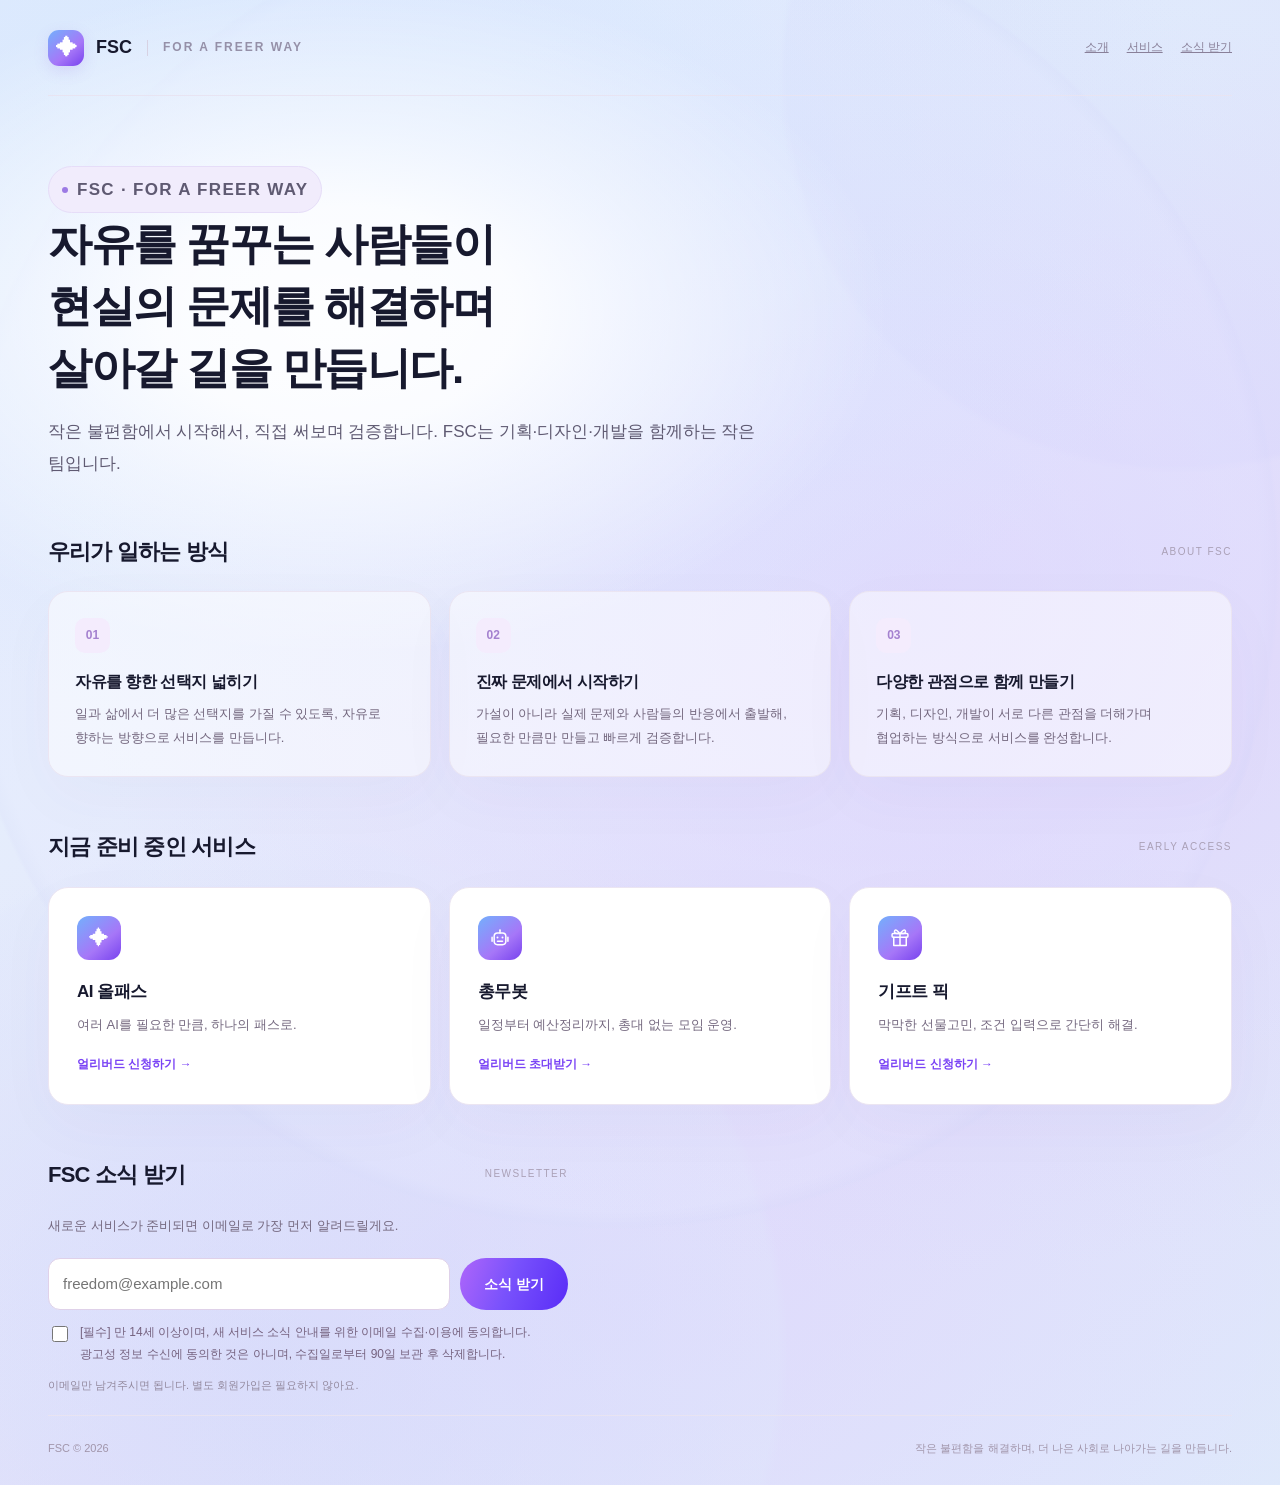
<file: index.html>
<!DOCTYPE html>
<html data-service-page="ai-allpass" lang="ko"><head><meta charset="utf-8"/><meta content="width=device-width,initial-scale=1" name="viewport"/><meta content="no-referrer" name="referrer"/><title>FSC · 자유를 향한 실험</title><base target="_top"/><link rel="stylesheet" href="/assets/site.css"/><meta content="자유를 꿈꾸는 사람들이 현실의 문제를 해결하며 살아갈 길을 만드는 FSC의 서비스들을 소개합니다." name="description"/><link rel="icon" type="image/svg+xml" href="data:image/svg+xml,%3Csvg%20xmlns%3D%22http%3A%2F%2Fwww.w3.org%2F2000%2Fsvg%22%20viewBox%3D%220%200%2040%2040%22%3E%3Cdefs%3E%3ClinearGradient%20id%3D%22brand%22%20x1%3D%228%25%22%20y1%3D%220%25%22%20x2%3D%2292%25%22%20y2%3D%22100%25%22%3E%3Cstop%20stop-color%3D%22%2373b0fc%22%2F%3E%3Cstop%20offset%3D%2260%25%22%20stop-color%3D%22%23a677f8%22%2F%3E%3Cstop%20offset%3D%22100%25%22%20stop-color%3D%22%237742ee%22%2F%3E%3C%2FlinearGradient%3E%3C%2Fdefs%3E%3Crect%20width%3D%2240%22%20height%3D%2240%22%20rx%3D%2212%22%20fill%3D%22url(%23brand)%22%2F%3E%3Cpath%20d%3D%22M20%207l3.5%209.5L33%2020l-9.5%203.5L20%2033l-3.5-9.5L7%2020l9.5-3.5z%22%20fill%3D%22white%22%2F%3E%3C%2Fsvg%3E"/>
<style>
.hub-hero{padding:70px 0 55px;max-width:760px}
.hub-hero h1{font-size:44px;letter-spacing:-1.5px;line-height:1.4;margin:0 0 18px;font-weight:850}
.hub-hero p{font-size:17px;color:#5f5a72;line-height:1.85;margin:0}
.principles{display:grid;grid-template-columns:repeat(3,1fr);gap:18px;margin-bottom:52px}
.principle{padding:26px;border:1px solid #ebe5f2;border-radius:20px;background:#ffffff80;box-shadow:0 20px 65px #51337508}
.principle .num{display:grid;place-items:center;width:35px;height:35px;border-radius:10px;background:#f4ecfd;color:#a481cf;font-size:12px;font-weight:650;margin-bottom:17px}
.principle h3{font-size:16px;line-height:1.5;margin:0 0 8px;letter-spacing:-.5px}
.principle p{font-size:13px;color:#74687f;line-height:1.85;margin:0}
.services{display:grid;grid-template-columns:repeat(3,1fr);gap:18px;margin-bottom:52px}
.service-card{display:block;padding:28px;border:1px solid #ebe5f2;border-radius:20px;background:#fff;box-shadow:0 20px 65px #51337508;text-decoration:none;transition:transform .15s}
.service-card:hover{transform:translateY(-3px)}
.service-card .service-icon{display:grid;place-items:center;width:44px;height:44px;border-radius:12px;background:linear-gradient(140deg,#73b0fc,#a677f8 60%,#7742ee);color:#fff;font-size:20px;margin-bottom:18px}
.service-card h3{font-size:17px;margin:0 0 8px;letter-spacing:-.5px}
.service-card p{font-size:13px;color:#74687f;line-height:1.8;margin:0 0 14px}
.service-card .go{font-size:12px;font-weight:650;color:#7942f5}
.newsletter{max-width:520px;margin-bottom:20px}
.newsletter-form{display:flex;gap:10px;margin:20px 0 12px}
.newsletter-form input[type=email]{flex:1;height:52px;border:1px solid #dfd1e9;border-radius:12px;font-size:15px;padding:0 14px;background:#fff}
.newsletter-form button{white-space:nowrap;padding:0 24px;border:0;border-radius:100px;background:linear-gradient(110deg,#ae66fa,#7851fc 47%,#592cf7);color:#fff;font-size:14px;font-weight:700}
.newsletter-consent{display:flex;align-items:flex-start;gap:9px;font-size:12px;color:#75627f;line-height:1.8;margin:12px 0}
.newsletter-consent input{width:16px;height:16px;margin-top:4px;accent-color:#9868d3;flex:0 0 auto}
.newsletter-note{font-size:11px;color:#93899e;margin:8px 0 0}
@media(max-width:960px){.principles,.services{grid-template-columns:1fr 1fr}}
@media(max-width:680px){.hub-hero{padding:35px 0 30px}.hub-hero h1{font-size:32px}.hub-hero p{font-size:15px}.principles,.services{grid-template-columns:1fr}.newsletter-form{flex-direction:column}.newsletter-form button{padding:14px 24px}}
</style>
</head><body>
<div class="shell">
<header class="site-header"><div class="brand"><span aria-hidden="true" class="brand-symbol">✦</span><span>FSC</span><span class="brand-divider"></span><span class="brand-fsc">FOR A FREER WAY</span></div><nav class="header-note" style="gap:18px"><a href="#about">소개</a><a href="#services">서비스</a><a href="#newsletter">소식 받기</a></nav></header>
<main>
<section class="hub-hero"><p class="eyebrow"><span class="dot"></span> FSC · FOR A FREER WAY</p><h1>자유를 꿈꾸는 사람들이<br/>현실의 문제를 해결하며<br/>살아갈 길을 만듭니다.</h1><p>작은 불편함에서 시작해서, 직접 써보며 검증합니다. FSC는 기획·디자인·개발을 함께하는 작은 팀입니다.</p></section>

<section aria-labelledby="aboutTitle" id="about"><div class="section-heading"><h2 id="aboutTitle">우리가 일하는 방식</h2><small>ABOUT FSC</small></div>
<div class="principles">
<article class="principle"><div class="num">01</div><h3>자유를 향한 선택지 넓히기</h3><p>일과 삶에서 더 많은 선택지를 가질 수 있도록, 자유로 향하는 방향으로 서비스를 만듭니다.</p></article>
<article class="principle"><div class="num">02</div><h3>진짜 문제에서 시작하기</h3><p>가설이 아니라 실제 문제와 사람들의 반응에서 출발해, 필요한 만큼만 만들고 빠르게 검증합니다.</p></article>
<article class="principle"><div class="num">03</div><h3>다양한 관점으로 함께 만들기</h3><p>기획, 디자인, 개발이 서로 다른 관점을 더해가며 협업하는 방식으로 서비스를 완성합니다.</p></article>
</div></section>

<section aria-labelledby="servicesTitle" id="services"><div class="section-heading"><h2 id="servicesTitle">지금 준비 중인 서비스</h2><small>EARLY ACCESS</small></div>
<div class="services">
<a class="service-card" href="/ai-allpass/" data-service="ai-allpass"><div class="service-icon">✦</div><h3>AI 올패스</h3><p>여러 AI를 필요한 만큼, 하나의 패스로.</p><span class="go">얼리버드 신청하기 →</span></a>
<a class="service-card" href="/chongmubot/" data-service="chongmubot"><div class="service-icon"><svg viewBox="0 0 24 24" width="20" height="20" fill="none" stroke="currentColor" stroke-width="1.8" stroke-linecap="round" stroke-linejoin="round"><path d="M12 3v3M2.5 11v5M21.5 11v5"/><circle cx="12" cy="2.5" r="1" fill="currentColor" stroke="none"/><rect x="5" y="6" width="14" height="14" rx="4"/><circle cx="9" cy="11.5" r="1.2" fill="currentColor" stroke="none"/><circle cx="15" cy="11.5" r="1.2" fill="currentColor" stroke="none"/><path d="M9 16h6"/></svg></div><h3>총무봇</h3><p>일정부터 예산정리까지, 총대 없는 모임 운영.</p><span class="go">얼리버드 초대받기 →</span></a>
<a class="service-card" href="/giftpick/" data-service="giftpick"><div class="service-icon"><svg viewBox="0 0 24 24" width="20" height="20" fill="none" stroke="currentColor" stroke-width="1.8" stroke-linecap="round" stroke-linejoin="round"><rect x="2.5" y="6.5" width="19" height="4.5" rx="1.2"/><path d="M4.5 11v10h15V11M12 6.5V21M12 6.5H7.8C4 6.5 5.2 1 8 2.8c1.7 1.1 3 3.7 4 3.7Zm0 0h4.2C20 6.5 18.8 1 16 2.8c-1.7 1.1-3 3.7-4 3.7Z"/></svg></div><h3>기프트 픽</h3><p>막막한 선물고민, 조건 입력으로 간단히 해결.</p><span class="go">얼리버드 신청하기 →</span></a>
</div></section>

<section aria-labelledby="newsletterTitle" class="newsletter" id="newsletter"><div class="section-heading"><h2 id="newsletterTitle">FSC 소식 받기</h2><small>NEWSLETTER</small></div>
<p style="font-size:13px;color:#74687f;line-height:1.85;margin:0">새로운 서비스가 준비되면 이메일로 가장 먼저 알려드릴게요.</p>
<form id="newsletterForm" novalidate="">
<div class="newsletter-form"><input aria-label="이메일" autocapitalize="off" autocomplete="email" id="newsletterEmail" inputmode="email" maxlength="254" name="email" placeholder="freedom@example.com" required="" spellcheck="false" type="email"/><button type="submit"><span id="newsletterSubmitText">소식 받기</span></button></div>
<label class="newsletter-consent"><input id="newsletterConsent" required="" type="checkbox"/><span>[필수] 만 14세 이상이며, 새 서비스 소식 안내를 위한 이메일 수집·이용에 동의합니다. 광고성 정보 수신에 동의한 것은 아니며, 수집일로부터 90일 보관 후 삭제합니다.</span></label>
<div aria-hidden="true" class="hp"><label>Company<input autocomplete="off" name="company" tabindex="-1" type="text"/></label></div>
<div class="form-error" hidden="" id="newsletterError" role="alert"></div>
<p class="newsletter-note" id="newsletterNote">이메일만 남겨주시면 됩니다. 별도 회원가입은 필요하지 않아요.</p>
</form></section>
</main>
<footer class="site-footer"><span>FSC © 2026</span><span>작은 불편함을 해결하며, 더 나은 사회로 나아가는 길을 만듭니다.</span></footer>
</div>
<script src="/assets/site.js"></script>
<script>
(() => {
'use strict';
const $ = s => document.querySelector(s);
const id = () => globalThis.crypto?.randomUUID?.() || Array.from(crypto.getRandomValues(new Uint8Array(16)), x => x.toString(16).padStart(2, '0')).join('');
const visitId = id();
let pending = false;
for (const card of document.querySelectorAll('.service-card')) {
  card.addEventListener('click', () => FSC.trackEvent('hub_service_click', { service: card.dataset.service }));
}
$('#newsletterForm').addEventListener('submit', async e => {
  e.preventDefault();
  if (pending) return;
  const email = $('#newsletterEmail').value.trim();
  if (!/^[^\s@]+@[^\s@]+\.[^\s@]+$/.test(email) || email.length > 254) {
    $('#newsletterError').textContent = '이메일 주소를 다시 확인해주세요.';
    $('#newsletterError').hidden = false;
    $('#newsletterEmail').focus();
    return;
  }
  $('#newsletterError').hidden = true;
  const data = new FormData($('#newsletterForm'));
  const consented = $('#newsletterConsent').checked;
  const payload = { service: 'fsc_hub', visitId, requestId: id(), email, answer: '', consent: consented, ageConfirmed: consented, consentVersion: '1.1', company: String(data.get('company') || ''), campaign: { utm_source: '', utm_medium: '', utm_campaign: '', utm_content: '' }, device: innerWidth < 681 ? 'mobile' : innerWidth < 1025 ? 'tablet' : 'desktop', version: '1.2' };
  pending = true; $('#newsletterSubmitText').textContent = '저장하고 있어요';
  try {
    const r = await FSC.submitToSheet(payload);
    if (!r?.ok) throw new Error(r?.code || 'SAVE_ERROR');
    $('#newsletterNote').textContent = '소식 받기 신청이 완료됐어요. 준비되는 대로 이메일로 안내할게요.';
    $('#newsletterForm').reset();
    FSC.trackEvent('newsletter_submit', {});
  } catch {
    $('#newsletterError').textContent = '저장하지 못했습니다. 잠시 후 다시 시도해주세요.';
    $('#newsletterError').hidden = false;
  } finally {
    pending = false; $('#newsletterSubmitText').textContent = '소식 받기';
  }
});
FSC.trackEvent('hub_view', {});
})();
</script>
</body></html>
</file>
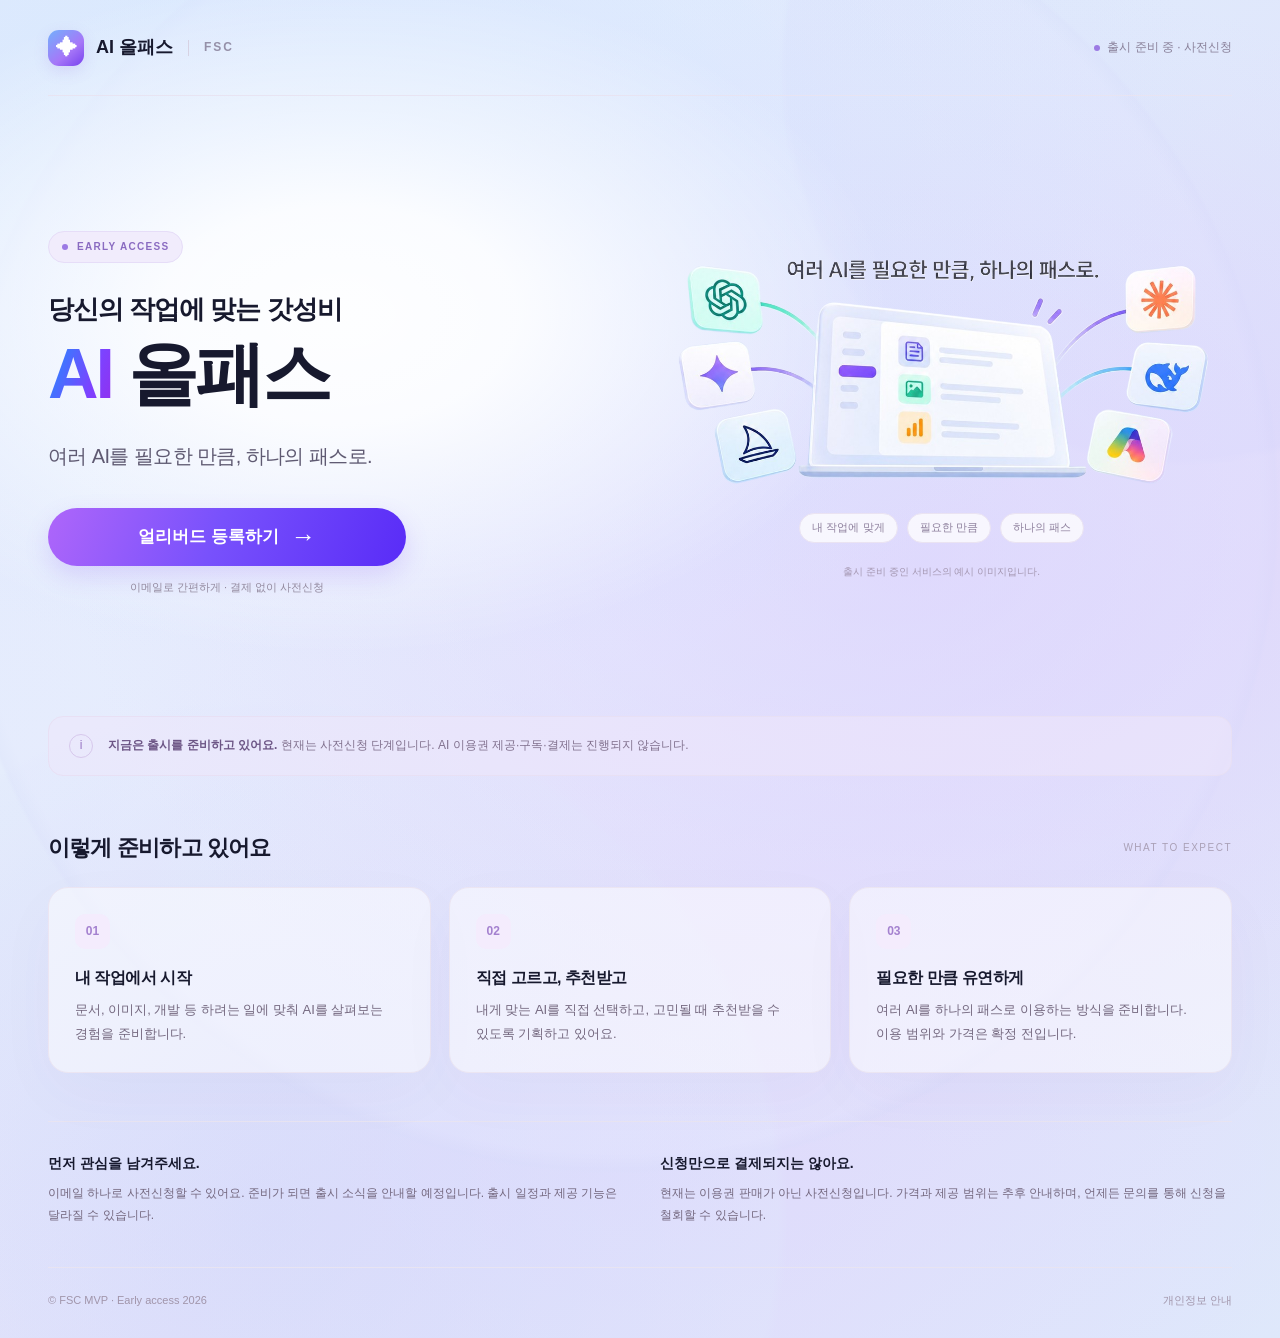
<file: ai-allpass/index.html>
<!DOCTYPE html>
<html data-service-page="ai-allpass" lang="ko"><head><meta charset="utf-8"/><meta content="width=device-width,initial-scale=1" name="viewport"/><meta content="no-referrer" name="referrer"/><title>AI 올패스 · 얼리버드 사전신청</title><base target="_top"/><link rel="stylesheet" href="/assets/site.css"/><meta content="여러 AI를 필요한 만큼, 하나의 패스로. 출시 준비 중인 서비스의 얼리버드 사전신청." name="description"/><link rel="icon" type="image/svg+xml" href="data:image/svg+xml,%3Csvg%20xmlns%3D%22http%3A%2F%2Fwww.w3.org%2F2000%2Fsvg%22%20viewBox%3D%220%200%2040%2040%22%3E%3Cdefs%3E%3ClinearGradient%20id%3D%22brand%22%20x1%3D%228%25%22%20y1%3D%220%25%22%20x2%3D%2292%25%22%20y2%3D%22100%25%22%3E%3Cstop%20stop-color%3D%22%2373b0fc%22%2F%3E%3Cstop%20offset%3D%2260%25%22%20stop-color%3D%22%23a677f8%22%2F%3E%3Cstop%20offset%3D%22100%25%22%20stop-color%3D%22%237742ee%22%2F%3E%3C%2FlinearGradient%3E%3C%2Fdefs%3E%3Crect%20width%3D%2240%22%20height%3D%2240%22%20rx%3D%2212%22%20fill%3D%22url(%23brand)%22%2F%3E%3Cpath%20d%3D%22M20%207l3.5%209.5L33%2020l-9.5%203.5L20%2033l-3.5-9.5L7%2020l9.5-3.5z%22%20fill%3D%22white%22%2F%3E%3C%2Fsvg%3E"/></head><body>
<div class="banner" hidden="" id="configBanner">운영 설정을 준비 중입니다. 아직 신청 정보를 수집하지 않습니다.</div><noscript><div class="noscript">이 페이지에서 신청하려면 JavaScript를 사용 설정해주세요. 신청은 아직 접수되지 않았습니다.</div></noscript>
<div class="shell"><header class="site-header"><div class="brand"><span aria-hidden="true" class="brand-symbol">✦</span><span id="brandName">AI 올패스</span><span class="brand-divider"></span><span class="brand-fsc">FSC</span></div><div class="header-note"><span class="dot"></span>출시 준비 중 · 사전신청</div></header>
<main><section aria-labelledby="heroTitle" class="hero"><div class="hero-copy"><p class="eyebrow"><span class="dot"></span> EARLY ACCESS</p><p class="kicker" id="kicker">당신의 작업에 맞는 갓성비</p><h1 id="heroTitle"><span class="grad">AI</span> 올패스</h1><p class="description" id="description">여러 AI를 필요한 만큼, 하나의 패스로.</p><div class="cta-zone"><button class="primary" disabled="" id="openForm" type="button"><span id="ctaText">얼리버드 등록하기</span><span aria-hidden="true" class="arrow">→</span></button><p class="under-cta">이메일로 간편하게 · 결제 없이 사전신청</p></div></div><div class="visual"><img alt="AI 올패스 서비스 예시 일러스트" fetchpriority="high" id="heroImage" data-background="transparent" style="--hero-cutout:url('/assets/images/ai-allpass-hero-mask.png')" src="/assets/images/ai-allpass-hero.jpg"/><div class="service-labels" id="serviceLabels"><span>내 작업에 맞게</span><span>필요한 만큼</span><span>하나의 패스</span></div><p class="visual-caption">출시 준비 중인 서비스의 예시 이미지입니다.</p></div></section>
<aside class="readiness"><i aria-hidden="true">i</i><div><strong>지금은 출시를 준비하고 있어요.  </strong><span id="readinessNote">현재는 사전신청 단계입니다. AI 이용권 제공·구독·결제는 진행되지 않습니다.</span></div></aside>
<section aria-labelledby="featuresTitle"><div class="section-heading"><h2 id="featuresTitle">이렇게 준비하고 있어요</h2><small>WHAT TO EXPECT</small></div><div class="features" id="features"><article class="feature"><div class="num">01</div><h3>내 작업에서 시작</h3><p>문서, 이미지, 개발 등 하려는 일에 맞춰 AI를 살펴보는 경험을 준비합니다.</p></article><article class="feature"><div class="num">02</div><h3>직접 고르고, 추천받고</h3><p>내게 맞는 AI를 직접 선택하고, 고민될 때 추천받을 수 있도록 기획하고 있어요.</p></article><article class="feature"><div class="num">03</div><h3>필요한 만큼 유연하게</h3><p>여러 AI를 하나의 패스로 이용하는 방식을 준비합니다. 이용 범위와 가격은 확정 전입니다.</p></article></div></section>
<section class="bottom-info"><div><h3>먼저 관심을 남겨주세요.</h3><p>이메일 하나로 사전신청할 수 있어요. 준비가 되면 출시 소식을 안내할 예정입니다. 출시 일정과 제공 기능은 달라질 수 있습니다.</p></div><div><h3>신청만으로 결제되지는 않아요.</h3><p>현재는 이용권 판매가 아닌 사전신청입니다. 가격과 제공 범위는 추후 안내하며, 언제든 문의를 통해 신청을 철회할 수 있습니다.</p></div></section>
</main><footer class="site-footer"><span>© FSC MVP · Early access 2026</span><div class="footer-actions"><button class="text-button" data-privacy="" type="button">개인정보 안내</button><a hidden="" id="contactLink">운영 문의</a></div></footer></div>
<dialog aria-labelledby="formTitle" class="modal" id="signupModal"><button aria-label="신청창 닫기" class="modal-close" data-close="signupModal" type="button">×</button><div class="modal-body"><div id="formBody"><p class="step-label">EARLYBIRD APPLICATION</p><h2 id="formTitle">AI 올패스 먼저 만나기</h2><p class="modal-intro">이메일만 남기면 준비 소식을 알려드려요.</p><div class="preview-inline" id="previewFormNote">팀 검토용입니다. 입력 정보는 전송·저장되지 않습니다.</div>
<form id="form" novalidate=""><label class="field-label" for="email">이메일<span class="required">필수</span></label><input autocapitalize="off" autocomplete="email" id="email" inputmode="email" maxlength="254" name="email" placeholder="freedom@example.com" required="" spellcheck="false" type="email"/>
<details class="question" id="questionDetail"><summary>한 가지만 더 알려주실래요?<span>선택</span></summary><p class="field-label" id="questionLabel" style="margin-top:15px">AI를 주로 어떤 작업에 사용하시나요?</p><div class="chips" id="chips"></div><label class="consent-check" hidden="" id="answerConsentWrap"><input id="answerConsent" type="checkbox"/><span>[선택] 위 답변을 서비스 수요 분석에 사용하는 데 동의합니다. 답변은 <span class="retentionDays">90</span>일 보관합니다.</span></label></details>
<label class="consent-check"><input id="age" required="" type="checkbox"/><span>[필수] 만 14세 이상입니다.</span></label><label class="consent-check"><input id="consent" required="" type="checkbox"/><span>[필수] 개인정보 수집·이용에 동의합니다. <button class="text-button" data-privacy="" type="button">내용 보기</button></span></label>
<details class="privacy-short"><summary>수집 항목·목적·보관기간 (자세히 보기)</summary><b>목적</b> 사전신청 접수·출시 안내·신청 유입 분석<br/><b>필수 항목</b> 이메일, 신청 서비스, 신청·동의 시각 및 버전, 만 14세 이상 확인, 무작위 방문 ID, 유입 캠페인, 기기 구분<br/><b>보관</b> 수집일로부터 <span class="retentionDays">90</span>일 또는 철회 요청 시 삭제<br/>동의를 거부할 수 있으나, 동의하지 않으면 신청할 수 없습니다.</details>
<div aria-hidden="true" class="hp"><label>Company<input autocomplete="off" name="company" tabindex="-1" type="text"/></label></div><div class="form-error" hidden="" id="formError" role="alert"></div><button class="primary" id="submitButton" type="submit"><span id="submitText">얼리버드 신청 완료하기</span><span aria-hidden="true">→</span></button><p class="form-note">확인 메일은 따로 발송되지 않아요.</p></form></div>
<div class="success" hidden="" id="successBody"><div aria-hidden="true" class="success-mark">✓</div><p class="step-label">EARLYBIRD</p><h2 id="successTitle" tabindex="-1"></h2><p id="successDescription"></p><button class="primary" data-close="signupModal" id="successClose" type="button">확인</button></div></div></dialog>
<dialog aria-labelledby="privacyTitle" class="modal" id="privacyModal"><button aria-label="개인정보 안내 닫기" class="modal-close" data-close="privacyModal" type="button">×</button><div class="modal-body"><p class="step-label">PRIVACY NOTICE · v1.1</p><h2 id="privacyTitle">개인정보 안내</h2><div class="privacy-copy"><p><span id="operatorText">FSC MVP 프로젝트 팀</span>은 출시 전 사전신청을 접수하기 위해 아래 정보를 처리합니다.</p><h3>1. 수집 항목과 목적</h3><p>필수 항목: 이메일, 신청 서비스, 신청·동의 시각 및 동의문구 버전, 만 14세 이상 확인, 무작위 방문 ID, 유입 캠페인, 기기 구분.<br/>목적: 사전신청 관리, 출시 안내, 신청 유입 분석.<br/>선택 항목: 서비스별 질문 답변. 별도 선택 동의 시 서비스 수요 분석에만 사용합니다. 답변하지 않아도 신청할 수 있습니다.</p><h3>2. 보관 및 삭제</h3><p>수집일로부터 <span class="retentionDays">90</span>일 보관하며, 신청 철회 또는 삭제 요청 시 삭제합니다. 서비스가 출시되지 않더라도 보관기간 이후 해당 정보를 삭제합니다.</p><h3>3. 신청 전 방문 측정</h3><p>페이지 방문과 신청 버튼 클릭을 서비스별로 집계합니다. 페이지 단위 무작위 ID, 캠페인 코드, 기기 구분, 이벤트 시각을 기록하며 이름·이메일은 입력 및 동의 전 수집하지 않습니다. 앱 코드에서 IP 주소와 브라우저 지문을 저장하지 않습니다.</p><h3>4. 저장과 접근</h3><p>Sites에서 신청 화면을 제공하며, 서버를 거쳐 Google Apps Script와 비공개 Google Sheets에 신청 정보를 저장합니다. 신청자 명단을 공개하거나 다른 방문자에게 보여주지 않습니다. 운영팀의 필요한 담당자에게만 접근을 허용해야 합니다.</p><h3>5. 동의 거부 및 문의</h3><p>필수 동의를 거부할 수 있으나 신청 접수는 제한됩니다. 선택 답변 수집을 거부해도 불이익이 없습니다. 광고성 뉴스레터나 다른 서비스 홍보 수신에는 동의한 것으로 보지 않습니다.</p><p id="contactText">공개 전 운영 문의 이메일을 설정합니다.</p><div class="preview-inline" id="previewBanner">검토 단계 안내문입니다. 운영자 정보·보관기간·Google 이용에 따른 처리위탁·국외이전 등 필요한 고지를 확인한 후 공개해야 합니다.</div></div></div></dialog>
<script>window.FSC_BOOT={"mode": "live", "ready": true, "service": "ai-allpass", "version": "1.2", "contactEmail": "", "operator": "FSC MVP 프로젝트 팀", "retentionDays": 90};</script>
<script src="/assets/site.js"></script>
<script>FSC.initServicePage({"ai-allpass": {"name": "AI 올패스", "kicker": "당신의 작업에 맞는 갓성비", "title": "<span class=\"grad\">AI</span> 올패스", "description": "여러 AI를 필요한 만큼, 하나의 패스로.", "micro": "내 작업에 딱맞는 AI 올패스", "cta": "얼리버드 등록하기", "labels": ["내 작업에 맞게", "필요한 만큼", "하나의 패스"], "features": [["내 작업에서 시작", "문서, 이미지, 개발 등 하려는 일에 맞춰 AI를 살펴보는 경험을 준비합니다."], ["직접 고르고, 추천받고", "내게 맞는 AI를 직접 선택하고, 고민될 때 추천받을 수 있도록 기획하고 있어요."], ["필요한 만큼 유연하게", "여러 AI를 하나의 패스로 이용하는 방식을 준비합니다. 이용 범위와 가격은 확정 전입니다."]], "question": "AI를 주로 어떤 작업에 사용하시나요?", "choices": [{"value": "doc_writing", "label": "문서·글쓰기"}, {"value": "image", "label": "이미지"}, {"value": "dev", "label": "개발"}, {"value": "research", "label": "리서치"}, {"value": "etc", "label": "기타"}], "note": "현재는 사전신청 단계입니다. AI 이용권 제공·구독·결제는 진행되지 않습니다."}});</script>
</body></html>
</file>
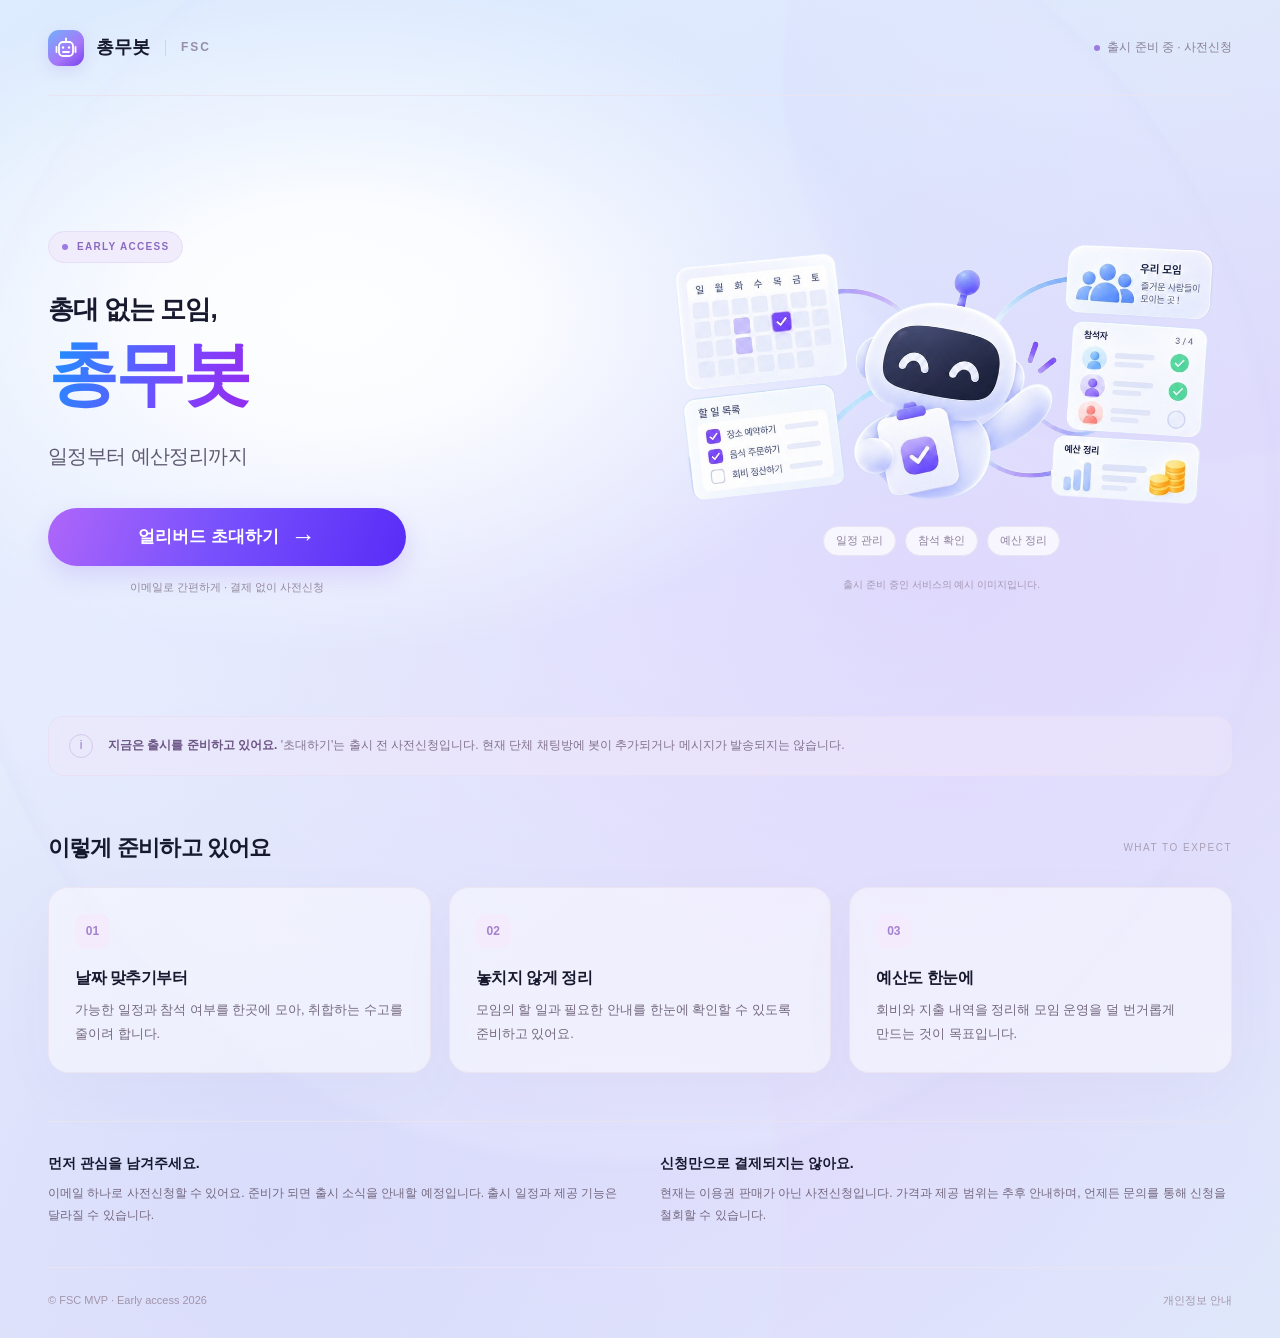
<file: chongmubot/index.html>
<!DOCTYPE html>
<html data-service-page="chongmubot" lang="ko"><head><meta charset="utf-8"/><meta content="width=device-width,initial-scale=1" name="viewport"/><meta content="no-referrer" name="referrer"/><title>총무봇 · 얼리버드 사전신청</title><base target="_top"/><link rel="stylesheet" href="/assets/site.css"/><meta content="일정부터 예산정리까지 출시 준비 중인 서비스의 얼리버드 사전신청." name="description"/><link rel="icon" type="image/svg+xml" href="data:image/svg+xml,%3Csvg%20xmlns%3D%22http%3A%2F%2Fwww.w3.org%2F2000%2Fsvg%22%20viewBox%3D%220%200%2040%2040%22%3E%3Cdefs%3E%3ClinearGradient%20id%3D%22brand%22%20x1%3D%228%25%22%20y1%3D%220%25%22%20x2%3D%2292%25%22%20y2%3D%22100%25%22%3E%3Cstop%20stop-color%3D%22%2373b0fc%22%2F%3E%3Cstop%20offset%3D%2260%25%22%20stop-color%3D%22%23a677f8%22%2F%3E%3Cstop%20offset%3D%22100%25%22%20stop-color%3D%22%237742ee%22%2F%3E%3C%2FlinearGradient%3E%3C%2Fdefs%3E%3Crect%20width%3D%2240%22%20height%3D%2240%22%20rx%3D%2212%22%20fill%3D%22url(%23brand)%22%2F%3E%3Csvg%20x%3D%226.667%22%20y%3D%226.667%22%20width%3D%2226.666%22%20height%3D%2226.666%22%20color%3D%22white%22%20data-brand-icon%3D%22robot%22%20viewBox%3D%220%200%2024%2024%22%20fill%3D%22none%22%20stroke%3D%22currentColor%22%20stroke-width%3D%221.8%22%20stroke-linecap%3D%22round%22%20stroke-linejoin%3D%22round%22%20focusable%3D%22false%22%3E%3Cpath%20d%3D%22M12%203v3M2.5%2011v5M21.5%2011v5%22%2F%3E%3Ccircle%20cx%3D%2212%22%20cy%3D%222.5%22%20r%3D%221%22%20fill%3D%22currentColor%22%20stroke%3D%22none%22%2F%3E%3Crect%20x%3D%225%22%20y%3D%226%22%20width%3D%2214%22%20height%3D%2214%22%20rx%3D%224%22%2F%3E%3Ccircle%20cx%3D%229%22%20cy%3D%2211.5%22%20r%3D%221.2%22%20fill%3D%22currentColor%22%20stroke%3D%22none%22%2F%3E%3Ccircle%20cx%3D%2215%22%20cy%3D%2211.5%22%20r%3D%221.2%22%20fill%3D%22currentColor%22%20stroke%3D%22none%22%2F%3E%3Cpath%20d%3D%22M9%2016h6%22%2F%3E%3C%2Fsvg%3E%3C%2Fsvg%3E"/></head><body>
<div class="banner" hidden="" id="configBanner">운영 설정을 준비 중입니다. 아직 신청 정보를 수집하지 않습니다.</div><noscript><div class="noscript">이 페이지에서 신청하려면 JavaScript를 사용 설정해주세요. 신청은 아직 접수되지 않았습니다.</div></noscript>
<div class="shell"><header class="site-header"><div class="brand"><span aria-hidden="true" class="brand-symbol"><svg data-brand-icon="robot" viewBox="0 0 24 24" fill="none" stroke="currentColor" stroke-width="1.8" stroke-linecap="round" stroke-linejoin="round" focusable="false"><path d="M12 3v3M2.5 11v5M21.5 11v5"/><circle cx="12" cy="2.5" r="1" fill="currentColor" stroke="none"/><rect x="5" y="6" width="14" height="14" rx="4"/><circle cx="9" cy="11.5" r="1.2" fill="currentColor" stroke="none"/><circle cx="15" cy="11.5" r="1.2" fill="currentColor" stroke="none"/><path d="M9 16h6"/></svg></span><span id="brandName">총무봇</span><span class="brand-divider"></span><span class="brand-fsc">FSC</span></div><div class="header-note"><span class="dot"></span>출시 준비 중 · 사전신청</div></header>
<main><section aria-labelledby="heroTitle" class="hero"><div class="hero-copy"><p class="eyebrow"><span class="dot"></span> EARLY ACCESS</p><p class="kicker" id="kicker">총대 없는 모임,</p><h1 id="heroTitle"><span class="grad">총무봇</span></h1><p class="description" id="description">일정부터 예산정리까지</p><div class="cta-zone"><button class="primary" disabled="" id="openForm" type="button"><span id="ctaText">얼리버드 초대하기</span><span aria-hidden="true" class="arrow">→</span></button><p class="under-cta">이메일로 간편하게 · 결제 없이 사전신청</p></div></div><div class="visual"><img alt="총무봇 서비스 예시 일러스트" fetchpriority="high" id="heroImage" data-background="transparent" style="--hero-cutout:url('/assets/images/chongmubot-hero-mask.png')" src="/assets/images/chongmubot-hero.jpg"/><div class="service-labels" id="serviceLabels"><span>일정 관리</span><span>참석 확인</span><span>예산 정리</span></div><p class="visual-caption">출시 준비 중인 서비스의 예시 이미지입니다.</p></div></section>
<aside class="readiness"><i aria-hidden="true">i</i><div><strong>지금은 출시를 준비하고 있어요.  </strong><span id="readinessNote">'초대하기'는 출시 전 사전신청입니다. 현재 단체 채팅방에 봇이 추가되거나 메시지가 발송되지는 않습니다.</span></div></aside>
<section aria-labelledby="featuresTitle"><div class="section-heading"><h2 id="featuresTitle">이렇게 준비하고 있어요</h2><small>WHAT TO EXPECT</small></div><div class="features" id="features"><article class="feature"><div class="num">01</div><h3>날짜 맞추기부터</h3><p>가능한 일정과 참석 여부를 한곳에 모아, 취합하는 수고를 줄이려 합니다.</p></article><article class="feature"><div class="num">02</div><h3>놓치지 않게 정리</h3><p>모임의 할 일과 필요한 안내를 한눈에 확인할 수 있도록 준비하고 있어요.</p></article><article class="feature"><div class="num">03</div><h3>예산도 한눈에</h3><p>회비와 지출 내역을 정리해 모임 운영을 덜 번거롭게 만드는 것이 목표입니다.</p></article></div></section>
<section class="bottom-info"><div><h3>먼저 관심을 남겨주세요.</h3><p>이메일 하나로 사전신청할 수 있어요. 준비가 되면 출시 소식을 안내할 예정입니다. 출시 일정과 제공 기능은 달라질 수 있습니다.</p></div><div><h3>신청만으로 결제되지는 않아요.</h3><p>현재는 이용권 판매가 아닌 사전신청입니다. 가격과 제공 범위는 추후 안내하며, 언제든 문의를 통해 신청을 철회할 수 있습니다.</p></div></section>
</main><footer class="site-footer"><span>© FSC MVP · Early access 2026</span><div class="footer-actions"><button class="text-button" data-privacy="" type="button">개인정보 안내</button><a hidden="" id="contactLink">운영 문의</a></div></footer></div>
<dialog aria-labelledby="formTitle" class="modal" id="signupModal"><button aria-label="신청창 닫기" class="modal-close" data-close="signupModal" type="button">×</button><div class="modal-body"><div id="formBody"><p class="step-label">EARLYBIRD APPLICATION</p><h2 id="formTitle">총무봇 먼저 만나기</h2><p class="modal-intro">이메일만 남기면 준비 소식을 알려드려요.</p><div class="preview-inline" id="previewFormNote">팀 검토용입니다. 입력 정보는 전송·저장되지 않습니다.</div>
<form id="form" novalidate=""><label class="field-label" for="email">이메일<span class="required">필수</span></label><input autocapitalize="off" autocomplete="email" id="email" inputmode="email" maxlength="254" name="email" placeholder="freedom@example.com" required="" spellcheck="false" type="email"/>
<details class="question" id="questionDetail"><summary>한 가지만 더 알려주실래요?<span>선택</span></summary><p class="field-label" id="questionLabel" style="margin-top:15px">어떤 모임에서 사용하고 싶나요?</p><div class="chips" id="chips"></div><label class="consent-check" hidden="" id="answerConsentWrap"><input id="answerConsent" type="checkbox"/><span>[선택] 위 답변을 서비스 수요 분석에 사용하는 데 동의합니다. 답변은 <span class="retentionDays">90</span>일 보관합니다.</span></label></details>
<label class="consent-check"><input id="age" required="" type="checkbox"/><span>[필수] 만 14세 이상입니다.</span></label><label class="consent-check"><input id="consent" required="" type="checkbox"/><span>[필수] 개인정보 수집·이용에 동의합니다. <button class="text-button" data-privacy="" type="button">내용 보기</button></span></label>
<details class="privacy-short"><summary>수집 항목·목적·보관기간 (자세히 보기)</summary><b>목적</b> 사전신청 접수·출시 안내·신청 유입 분석<br/><b>필수 항목</b> 이메일, 신청 서비스, 신청·동의 시각 및 버전, 만 14세 이상 확인, 무작위 방문 ID, 유입 캠페인, 기기 구분<br/><b>보관</b> 수집일로부터 <span class="retentionDays">90</span>일 또는 철회 요청 시 삭제<br/>동의를 거부할 수 있으나, 동의하지 않으면 신청할 수 없습니다.</details>
<div aria-hidden="true" class="hp"><label>Company<input autocomplete="off" name="company" tabindex="-1" type="text"/></label></div><div class="form-error" hidden="" id="formError" role="alert"></div><button class="primary" id="submitButton" type="submit"><span id="submitText">얼리버드 신청 완료하기</span><span aria-hidden="true">→</span></button><p class="form-note">확인 메일은 따로 발송되지 않아요.</p></form></div>
<div class="success" hidden="" id="successBody"><div aria-hidden="true" class="success-mark">✓</div><p class="step-label">EARLYBIRD</p><h2 id="successTitle" tabindex="-1"></h2><p id="successDescription"></p><button class="primary" data-close="signupModal" id="successClose" type="button">확인</button></div></div></dialog>
<dialog aria-labelledby="privacyTitle" class="modal" id="privacyModal"><button aria-label="개인정보 안내 닫기" class="modal-close" data-close="privacyModal" type="button">×</button><div class="modal-body"><p class="step-label">PRIVACY NOTICE · v1.1</p><h2 id="privacyTitle">개인정보 안내</h2><div class="privacy-copy"><p><span id="operatorText">FSC MVP 프로젝트 팀</span>은 출시 전 사전신청을 접수하기 위해 아래 정보를 처리합니다.</p><h3>1. 수집 항목과 목적</h3><p>필수 항목: 이메일, 신청 서비스, 신청·동의 시각 및 동의문구 버전, 만 14세 이상 확인, 무작위 방문 ID, 유입 캠페인, 기기 구분.<br/>목적: 사전신청 관리, 출시 안내, 신청 유입 분석.<br/>선택 항목: 서비스별 질문 답변. 별도 선택 동의 시 서비스 수요 분석에만 사용합니다. 답변하지 않아도 신청할 수 있습니다.</p><h3>2. 보관 및 삭제</h3><p>수집일로부터 <span class="retentionDays">90</span>일 보관하며, 신청 철회 또는 삭제 요청 시 삭제합니다. 서비스가 출시되지 않더라도 보관기간 이후 해당 정보를 삭제합니다.</p><h3>3. 신청 전 방문 측정</h3><p>페이지 방문과 신청 버튼 클릭을 서비스별로 집계합니다. 페이지 단위 무작위 ID, 캠페인 코드, 기기 구분, 이벤트 시각을 기록하며 이름·이메일은 입력 및 동의 전 수집하지 않습니다. 앱 코드에서 IP 주소와 브라우저 지문을 저장하지 않습니다.</p><h3>4. 저장과 접근</h3><p>Sites에서 신청 화면을 제공하며, 서버를 거쳐 Google Apps Script와 비공개 Google Sheets에 신청 정보를 저장합니다. 신청자 명단을 공개하거나 다른 방문자에게 보여주지 않습니다. 운영팀의 필요한 담당자에게만 접근을 허용해야 합니다.</p><h3>5. 동의 거부 및 문의</h3><p>필수 동의를 거부할 수 있으나 신청 접수는 제한됩니다. 선택 답변 수집을 거부해도 불이익이 없습니다. 광고성 뉴스레터나 다른 서비스 홍보 수신에는 동의한 것으로 보지 않습니다.</p><p id="contactText">공개 전 운영 문의 이메일을 설정합니다.</p><div class="preview-inline" id="previewBanner">검토 단계 안내문입니다. 운영자 정보·보관기간·Google 이용에 따른 처리위탁·국외이전 등 필요한 고지를 확인한 후 공개해야 합니다.</div></div></div></dialog>
<script>window.FSC_BOOT={"mode": "live", "ready": true, "service": "chongmubot", "version": "1.2", "contactEmail": "", "operator": "FSC MVP 프로젝트 팀", "retentionDays": 90};</script>
<script src="/assets/site.js"></script>
<script>FSC.initServicePage({"chongmubot": {"name": "총무봇", "kicker": "총대 없는 모임,", "title": "<span class=\"grad\">총무봇</span>", "description": "일정부터 예산정리까지", "micro": "지금 내 모임에 초대하세요", "cta": "얼리버드 초대하기", "labels": ["일정 관리", "참석 확인", "예산 정리"], "features": [["날짜 맞추기부터", "가능한 일정과 참석 여부를 한곳에 모아, 취합하는 수고를 줄이려 합니다."], ["놓치지 않게 정리", "모임의 할 일과 필요한 안내를 한눈에 확인할 수 있도록 준비하고 있어요."], ["예산도 한눈에", "회비와 지출 내역을 정리해 모임 운영을 덜 번거롭게 만드는 것이 목표입니다."]], "question": "어떤 모임에서 사용하고 싶나요?", "choices": [{"value": "study", "label": "스터디"}, {"value": "hobby_club", "label": "동호회·취미"}, {"value": "church_community", "label": "교회·커뮤니티"}, {"value": "friends_group", "label": "친구모임"}, {"value": "etc", "label": "기타"}], "note": "'초대하기'는 출시 전 사전신청입니다. 현재 단체 채팅방에 봇이 추가되거나 메시지가 발송되지는 않습니다."}});</script>
</body></html>
</file>
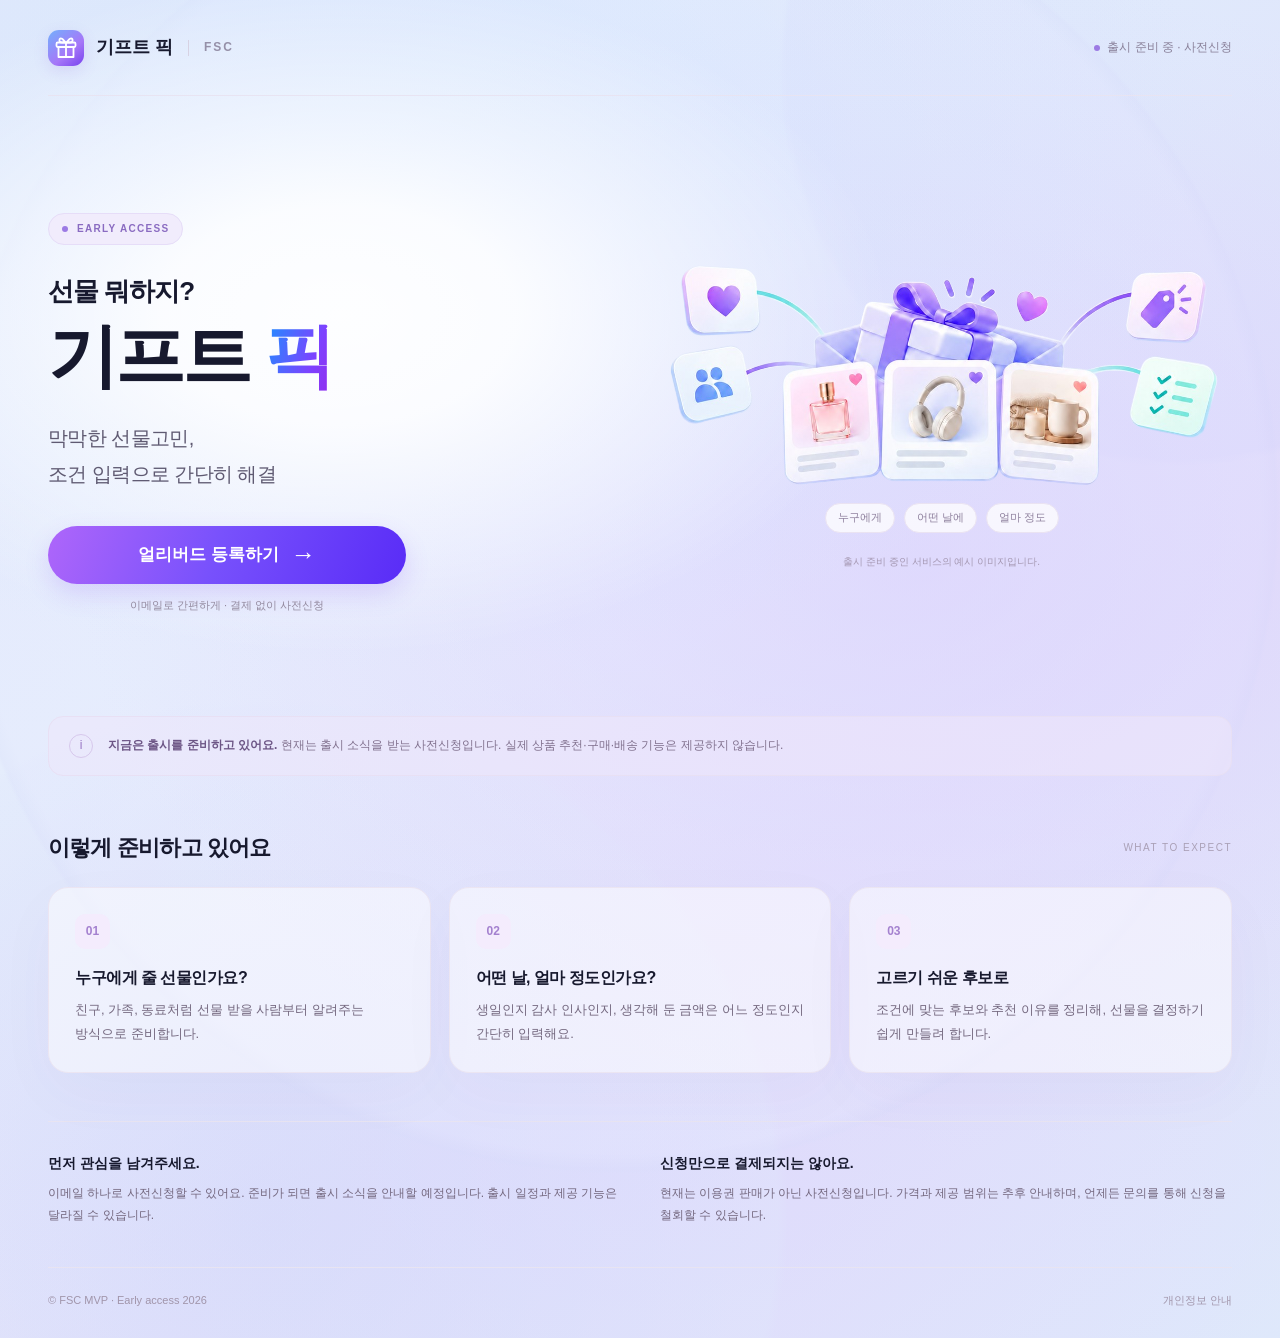
<file: giftpick/index.html>
<!DOCTYPE html>
<html data-service-page="giftpick" lang="ko"><head><meta charset="utf-8"/><meta content="width=device-width,initial-scale=1" name="viewport"/><meta content="no-referrer" name="referrer"/><title>기프트 픽 · 얼리버드 사전신청</title><base target="_top"/><link rel="stylesheet" href="/assets/site.css"/><meta content="막막한 선물고민, 조건 입력으로 간단히 해결 출시 준비 중인 서비스의 얼리버드 사전신청." name="description"/><link rel="icon" type="image/svg+xml" href="data:image/svg+xml,%3Csvg%20xmlns%3D%22http%3A%2F%2Fwww.w3.org%2F2000%2Fsvg%22%20viewBox%3D%220%200%2040%2040%22%3E%3Cdefs%3E%3ClinearGradient%20id%3D%22brand%22%20x1%3D%228%25%22%20y1%3D%220%25%22%20x2%3D%2292%25%22%20y2%3D%22100%25%22%3E%3Cstop%20stop-color%3D%22%2373b0fc%22%2F%3E%3Cstop%20offset%3D%2260%25%22%20stop-color%3D%22%23a677f8%22%2F%3E%3Cstop%20offset%3D%22100%25%22%20stop-color%3D%22%237742ee%22%2F%3E%3C%2FlinearGradient%3E%3C%2Fdefs%3E%3Crect%20width%3D%2240%22%20height%3D%2240%22%20rx%3D%2212%22%20fill%3D%22url(%23brand)%22%2F%3E%3Csvg%20x%3D%226.667%22%20y%3D%226.667%22%20width%3D%2226.666%22%20height%3D%2226.666%22%20color%3D%22white%22%20data-brand-icon%3D%22gift%22%20viewBox%3D%220%200%2024%2024%22%20fill%3D%22none%22%20stroke%3D%22currentColor%22%20stroke-width%3D%221.8%22%20stroke-linecap%3D%22round%22%20stroke-linejoin%3D%22round%22%20focusable%3D%22false%22%3E%3Crect%20x%3D%222.5%22%20y%3D%226.5%22%20width%3D%2219%22%20height%3D%224.5%22%20rx%3D%221.2%22%2F%3E%3Cpath%20d%3D%22M4.5%2011v10h15V11M12%206.5V21M12%206.5H7.8C4%206.5%205.2%201%208%202.8c1.7%201.1%203%203.7%204%203.7Zm0%200h4.2C20%206.5%2018.8%201%2016%202.8c-1.7%201.1-3%203.7-4%203.7Z%22%2F%3E%3C%2Fsvg%3E%3C%2Fsvg%3E"/></head><body>
<div class="banner" hidden="" id="configBanner">운영 설정을 준비 중입니다. 아직 신청 정보를 수집하지 않습니다.</div><noscript><div class="noscript">이 페이지에서 신청하려면 JavaScript를 사용 설정해주세요. 신청은 아직 접수되지 않았습니다.</div></noscript>
<div class="shell"><header class="site-header"><div class="brand"><span aria-hidden="true" class="brand-symbol"><svg data-brand-icon="gift" viewBox="0 0 24 24" fill="none" stroke="currentColor" stroke-width="1.8" stroke-linecap="round" stroke-linejoin="round" focusable="false"><rect x="2.5" y="6.5" width="19" height="4.5" rx="1.2"/><path d="M4.5 11v10h15V11M12 6.5V21M12 6.5H7.8C4 6.5 5.2 1 8 2.8c1.7 1.1 3 3.7 4 3.7Zm0 0h4.2C20 6.5 18.8 1 16 2.8c-1.7 1.1-3 3.7-4 3.7Z"/></svg></span><span id="brandName">기프트 픽</span><span class="brand-divider"></span><span class="brand-fsc">FSC</span></div><div class="header-note"><span class="dot"></span>출시 준비 중 · 사전신청</div></header>
<main><section aria-labelledby="heroTitle" class="hero"><div class="hero-copy"><p class="eyebrow"><span class="dot"></span> EARLY ACCESS</p><p class="kicker" id="kicker">선물 뭐하지?</p><h1 id="heroTitle">기프트 <span class="grad">픽</span></h1><p class="description" id="description">막막한 선물고민,
조건 입력으로 간단히 해결</p><div class="cta-zone"><button class="primary" disabled="" id="openForm" type="button"><span id="ctaText">얼리버드 등록하기</span><span aria-hidden="true" class="arrow">→</span></button><p class="under-cta">이메일로 간편하게 · 결제 없이 사전신청</p></div></div><div class="visual"><img alt="기프트 픽 서비스 예시 일러스트" fetchpriority="high" id="heroImage" data-background="transparent" style="--hero-cutout:url('/assets/images/giftpick-hero-mask.png')" src="/assets/images/giftpick-hero.jpg"/><div class="service-labels" id="serviceLabels"><span>누구에게</span><span>어떤 날에</span><span>얼마 정도</span></div><p class="visual-caption">출시 준비 중인 서비스의 예시 이미지입니다.</p></div></section>
<aside class="readiness"><i aria-hidden="true">i</i><div><strong>지금은 출시를 준비하고 있어요.  </strong><span id="readinessNote">현재는 출시 소식을 받는 사전신청입니다. 실제 상품 추천·구매·배송 기능은 제공하지 않습니다.</span></div></aside>
<section aria-labelledby="featuresTitle"><div class="section-heading"><h2 id="featuresTitle">이렇게 준비하고 있어요</h2><small>WHAT TO EXPECT</small></div><div class="features" id="features"><article class="feature"><div class="num">01</div><h3>누구에게 줄 선물인가요?</h3><p>친구, 가족, 동료처럼 선물 받을 사람부터 알려주는 방식으로 준비합니다.</p></article><article class="feature"><div class="num">02</div><h3>어떤 날, 얼마 정도인가요?</h3><p>생일인지 감사 인사인지, 생각해 둔 금액은 어느 정도인지 간단히 입력해요.</p></article><article class="feature"><div class="num">03</div><h3>고르기 쉬운 후보로</h3><p>조건에 맞는 후보와 추천 이유를 정리해, 선물을 결정하기 쉽게 만들려 합니다.</p></article></div></section>
<section class="bottom-info"><div><h3>먼저 관심을 남겨주세요.</h3><p>이메일 하나로 사전신청할 수 있어요. 준비가 되면 출시 소식을 안내할 예정입니다. 출시 일정과 제공 기능은 달라질 수 있습니다.</p></div><div><h3>신청만으로 결제되지는 않아요.</h3><p>현재는 이용권 판매가 아닌 사전신청입니다. 가격과 제공 범위는 추후 안내하며, 언제든 문의를 통해 신청을 철회할 수 있습니다.</p></div></section>
</main><footer class="site-footer"><span>© FSC MVP · Early access 2026</span><div class="footer-actions"><button class="text-button" data-privacy="" type="button">개인정보 안내</button><a hidden="" id="contactLink">운영 문의</a></div></footer></div>
<dialog aria-labelledby="formTitle" class="modal" id="signupModal"><button aria-label="신청창 닫기" class="modal-close" data-close="signupModal" type="button">×</button><div class="modal-body"><div id="formBody"><p class="step-label">EARLYBIRD APPLICATION</p><h2 id="formTitle">기프트 픽 먼저 만나기</h2><p class="modal-intro">이메일만 남기면 준비 소식을 알려드려요.</p><div class="preview-inline" id="previewFormNote">팀 검토용입니다. 입력 정보는 전송·저장되지 않습니다.</div>
<form id="form" novalidate=""><label class="field-label" for="email">이메일<span class="required">필수</span></label><input autocapitalize="off" autocomplete="email" id="email" inputmode="email" maxlength="254" name="email" placeholder="freedom@example.com" required="" spellcheck="false" type="email"/>
<details class="question" id="questionDetail"><summary>한 가지만 더 알려주실래요?<span>선택</span></summary><p class="field-label" id="questionLabel" style="margin-top:15px">가장 고민되는 선물은 무엇인가요?</p><div class="chips" id="chips"></div><label class="consent-check" hidden="" id="answerConsentWrap"><input id="answerConsent" type="checkbox"/><span>[선택] 위 답변을 서비스 수요 분석에 사용하는 데 동의합니다. 답변은 <span class="retentionDays">90</span>일 보관합니다.</span></label></details>
<label class="consent-check"><input id="age" required="" type="checkbox"/><span>[필수] 만 14세 이상입니다.</span></label><label class="consent-check"><input id="consent" required="" type="checkbox"/><span>[필수] 개인정보 수집·이용에 동의합니다. <button class="text-button" data-privacy="" type="button">내용 보기</button></span></label>
<details class="privacy-short"><summary>수집 항목·목적·보관기간 (자세히 보기)</summary><b>목적</b> 사전신청 접수·출시 안내·신청 유입 분석<br/><b>필수 항목</b> 이메일, 신청 서비스, 신청·동의 시각 및 버전, 만 14세 이상 확인, 무작위 방문 ID, 유입 캠페인, 기기 구분<br/><b>보관</b> 수집일로부터 <span class="retentionDays">90</span>일 또는 철회 요청 시 삭제<br/>동의를 거부할 수 있으나, 동의하지 않으면 신청할 수 없습니다.</details>
<div aria-hidden="true" class="hp"><label>Company<input autocomplete="off" name="company" tabindex="-1" type="text"/></label></div><div class="form-error" hidden="" id="formError" role="alert"></div><button class="primary" id="submitButton" type="submit"><span id="submitText">얼리버드 신청 완료하기</span><span aria-hidden="true">→</span></button><p class="form-note">확인 메일은 따로 발송되지 않아요.</p></form></div>
<div class="success" hidden="" id="successBody"><div aria-hidden="true" class="success-mark">✓</div><p class="step-label">EARLYBIRD</p><h2 id="successTitle" tabindex="-1"></h2><p id="successDescription"></p><button class="primary" data-close="signupModal" id="successClose" type="button">확인</button></div></div></dialog>
<dialog aria-labelledby="privacyTitle" class="modal" id="privacyModal"><button aria-label="개인정보 안내 닫기" class="modal-close" data-close="privacyModal" type="button">×</button><div class="modal-body"><p class="step-label">PRIVACY NOTICE · v1.1</p><h2 id="privacyTitle">개인정보 안내</h2><div class="privacy-copy"><p><span id="operatorText">FSC MVP 프로젝트 팀</span>은 출시 전 사전신청을 접수하기 위해 아래 정보를 처리합니다.</p><h3>1. 수집 항목과 목적</h3><p>필수 항목: 이메일, 신청 서비스, 신청·동의 시각 및 동의문구 버전, 만 14세 이상 확인, 무작위 방문 ID, 유입 캠페인, 기기 구분.<br/>목적: 사전신청 관리, 출시 안내, 신청 유입 분석.<br/>선택 항목: 서비스별 질문 답변. 별도 선택 동의 시 서비스 수요 분석에만 사용합니다. 답변하지 않아도 신청할 수 있습니다.</p><h3>2. 보관 및 삭제</h3><p>수집일로부터 <span class="retentionDays">90</span>일 보관하며, 신청 철회 또는 삭제 요청 시 삭제합니다. 서비스가 출시되지 않더라도 보관기간 이후 해당 정보를 삭제합니다.</p><h3>3. 신청 전 방문 측정</h3><p>페이지 방문과 신청 버튼 클릭을 서비스별로 집계합니다. 페이지 단위 무작위 ID, 캠페인 코드, 기기 구분, 이벤트 시각을 기록하며 이름·이메일은 입력 및 동의 전 수집하지 않습니다. 앱 코드에서 IP 주소와 브라우저 지문을 저장하지 않습니다.</p><h3>4. 저장과 접근</h3><p>Sites에서 신청 화면을 제공하며, 서버를 거쳐 Google Apps Script와 비공개 Google Sheets에 신청 정보를 저장합니다. 신청자 명단을 공개하거나 다른 방문자에게 보여주지 않습니다. 운영팀의 필요한 담당자에게만 접근을 허용해야 합니다.</p><h3>5. 동의 거부 및 문의</h3><p>필수 동의를 거부할 수 있으나 신청 접수는 제한됩니다. 선택 답변 수집을 거부해도 불이익이 없습니다. 광고성 뉴스레터나 다른 서비스 홍보 수신에는 동의한 것으로 보지 않습니다.</p><p id="contactText">공개 전 운영 문의 이메일을 설정합니다.</p><div class="preview-inline" id="previewBanner">검토 단계 안내문입니다. 운영자 정보·보관기간·Google 이용에 따른 처리위탁·국외이전 등 필요한 고지를 확인한 후 공개해야 합니다.</div></div></div></dialog>
<script>window.FSC_BOOT={"mode": "live", "ready": true, "service": "giftpick", "version": "1.2", "contactEmail": "", "operator": "FSC MVP 프로젝트 팀", "retentionDays": 90};</script>
<script src="/assets/site.js"></script>
<script>FSC.initServicePage({"giftpick": {"name": "기프트 픽", "kicker": "선물 뭐하지?", "title": "기프트 <span class=\"grad\">픽</span>", "description": "막막한 선물고민,\n조건 입력으로 간단히 해결", "micro": "선물 대신 골라드려요", "cta": "얼리버드 등록하기", "labels": ["누구에게", "어떤 날에", "얼마 정도"], "features": [["누구에게 줄 선물인가요?", "친구, 가족, 동료처럼 선물 받을 사람부터 알려주는 방식으로 준비합니다."], ["어떤 날, 얼마 정도인가요?", "생일인지 감사 인사인지, 생각해 둔 금액은 어느 정도인지 간단히 입력해요."], ["고르기 쉬운 후보로", "조건에 맞는 후보와 추천 이유를 정리해, 선물을 결정하기 쉽게 만들려 합니다."]], "question": "가장 고민되는 선물은 무엇인가요?", "choices": [{"value": "birthday", "label": "생일"}, {"value": "anniversary", "label": "기념일"}, {"value": "thanks_gift", "label": "감사선물"}, {"value": "work_acquaintance", "label": "직장·지인"}, {"value": "etc", "label": "기타"}], "note": "현재는 출시 소식을 받는 사전신청입니다. 실제 상품 추천·구매·배송 기능은 제공하지 않습니다."}});</script>
</body></html>
</file>
<file: assets/site.css>
:root{--ink:#17192e;--muted:#74758b;--line:#e8e4f2;--purple:#7942f5}*{box-sizing:border-box}html{scroll-behavior:smooth}body{margin:0;background:#fafaff;color:var(--ink);font-family:-apple-system,BlinkMacSystemFont,"Apple SD Gothic Neo","Noto Sans CJK KR","Noto Sans KR","Malgun Gothic",sans-serif;line-height:1.6;word-break:keep-all}button,input{font:inherit}button{cursor:pointer}a{color:inherit}button:focus-visible,a:focus-visible,summary:focus-visible{outline:3px solid #9b78e7;outline-offset:3px}
input:focus-visible{outline:3px solid #9b78e7;outline-offset:1px;border-radius:12px}[hidden]{display:none!important}.shell{max-width:1280px;padding:0 48px;margin:auto}.site-header{height:96px;display:flex;justify-content:space-between;align-items:center;border-bottom:1px solid var(--line)}.brand{display:flex;align-items:center;gap:12px;font-size:18px;font-weight:750}.brand-symbol{width:36px;height:36px;display:grid;place-items:center;color:#fff;border-radius:11px;background:linear-gradient(140deg,#73b0fc,#a677f8 60%,#7742ee);box-shadow:0 5px 15px #8561dc26;font-size:21px}.brand-divider{height:16px;width:1px;background:#d7d2e3;margin:0 3px}.brand-fsc{font-size:12px;color:#9590a8;letter-spacing:2px}.header-note{display:flex;align-items:center;gap:7px;font-size:12px;color:#898099}.dot{width:6px;height:6px;border-radius:50%;background:#9c7ae4;display:inline-block}.hero{display:grid;grid-template-columns:1fr 1.05fr;gap:50px;align-items:center;min-height:620px;padding:65px 0 50px}.eyebrow{display:inline-flex;align-items:center;gap:9px;border:1px solid #e6ddf8;background:#f1ecfc;color:#8a6bc1;border-radius:100px;font-size:10px;letter-spacing:1.3px;padding:7px 13px;margin:0 0 27px;font-weight:650}.kicker{font-size:26px;line-height:1.5;letter-spacing:-1px;font-weight:650;margin:0 0 6px}.hero h1{font-size:70px;letter-spacing:-3px;line-height:1.13;margin:0 0 24px;font-weight:850}.grad{background:linear-gradient(110deg,#218dff 5%,#7d42ff 67%,#942dec);color:transparent;background-clip:text;-webkit-background-clip:text}.description{font-size:20px;color:#5f5a72;line-height:1.8;letter-spacing:-.6px;white-space:pre-line;margin:0 0 34px}.cta-zone{max-width:358px}.microcopy{text-align:center;font-size:13px;font-weight:500;color:#81778f;margin:0 0 10px}.primary{display:flex;align-items:center;justify-content:center;gap:12px;min-height:58px;width:100%;border:0;border-radius:100px;background:linear-gradient(110deg,#ae66fa,#7851fc 47%,#592cf7);color:#fff;font-size:17px;font-weight:700;box-shadow:0 10px 25px #804cf52e;padding:14px 22px;transition:transform .15s}.primary:hover{transform:translateY(-2px)}.primary:disabled{opacity:.55;cursor:wait;transform:none}.arrow{font-size:25px;line-height:1}.under-cta{text-align:center;font-size:11px;color:#93899e;margin:13px 0 0}.visual{position:relative;min-width:0;padding:24px 0 10px;background:radial-gradient(ellipse at 65% 50%,#ede4ff 0,transparent 64%),radial-gradient(ellipse at 20% 65%,#e1f3fc 0,transparent 63%)}.visual img{display:block;width:100%;height:auto;border-radius:20px;mix-blend-mode:multiply}.service-labels{display:flex;justify-content:center;flex-wrap:wrap;gap:9px;margin-top:18px}.service-labels span{font-size:11px;border:1px solid #eae3f2;background:#ffffffc4;color:#8d7f9c;border-radius:100px;padding:5px 12px}.visual-caption{font-size:10px;color:#a497b1;text-align:center;margin-top:21px}.readiness{display:flex;align-items:center;gap:15px;padding:17px 20px;border:1px solid #e8e0f4;background:#f4f0fb;border-radius:15px;font-size:12px;color:#81718e;margin-bottom:54px}.readiness strong{color:#6c5585;white-space:nowrap}.readiness i{font-style:normal;display:grid;place-items:center;width:24px;height:24px;border:1px solid #d7c8ec;border-radius:50%;flex:0 0 auto;color:#9774c3}.section-heading{display:flex;align-items:center;justify-content:space-between;margin:0 0 22px}.section-heading h2{font-size:22px;letter-spacing:-.8px;margin:0}.section-heading small{font-size:10px;letter-spacing:1.5px;color:#aaa0b6}.features{display:grid;grid-template-columns:repeat(3,1fr);gap:18px;margin-bottom:48px}.feature{padding:26px;border:1px solid #ebe5f2;border-radius:20px;background:#fff;box-shadow:0 20px 65px #51337508}.num{display:grid;place-items:center;width:35px;height:35px;border-radius:10px;background:#f4ecfd;color:#a481cf;font-size:12px;font-weight:650;margin-bottom:17px}.feature h3{font-size:16px;line-height:1.5;margin:0 0 8px;letter-spacing:-.5px}.feature p{font-size:13px;color:#74687f;line-height:1.85;margin:0}.bottom-info{display:grid;grid-template-columns:1fr 1fr;gap:40px;border-top:1px solid var(--line);padding:30px 0 40px}.bottom-info h3{font-size:14px;margin:0 0 7px}.bottom-info p{font-size:12px;line-height:1.9;color:#74687f;margin:0}.site-footer{border-top:1px solid var(--line);display:flex;align-items:center;justify-content:space-between;gap:18px;padding:24px 0 28px;font-size:11px;color:#a195aa}.footer-actions{display:flex;gap:18px}.text-button{border:0;background:none;padding:0;font:inherit;color:inherit;text-decoration:underline;text-underline-offset:4px}.footer-actions .text-button{text-decoration:none}.modal{border:1px solid #ece3f4;border-radius:28px;padding:0;width:calc(100vw - 32px);max-width:510px;overflow:hidden;color:var(--ink);box-shadow:0 25px 100px #24132e3a}.modal::backdrop{background:#1d142f66;backdrop-filter:blur(5px)}.modal-body{padding:34px;max-height:calc(100dvh - 30px);overflow:auto;scrollbar-width:thin;scrollbar-color:#c9b8e8 transparent}.modal-body::-webkit-scrollbar{width:8px}.modal-body::-webkit-scrollbar-thumb{background:#c9b8e8;border-radius:8px}.modal-body::-webkit-scrollbar-track{background:transparent}.modal-close{position:absolute;right:17px;top:15px;border:0;border-radius:50%;width:32px;height:32px;background:#f6f0fa;color:#907b9b;font-size:24px;line-height:1}.step-label{font-size:10px;letter-spacing:1.4px;font-weight:650;color:#a184c9;margin:0 0 10px}.modal h2{font-size:27px;letter-spacing:-1px;line-height:1.35;margin:0 0 12px}.modal-intro{font-size:13px;line-height:1.8;color:#786187;margin:0 0 23px}.field-label{display:block;font-size:13px;font-weight:650;margin:0 0 7px}.required{font-size:10px;color:#a36ee1;margin-left:5px}input[type=email]{width:100%;height:52px;border:1px solid #dfd1e9;border-radius:12px;font-size:16px;padding:0 14px;background:#fff}.field-hint{font-size:11px;color:#846b91;margin:7px 0 22px}.question{padding-top:18px;border-top:1px solid #ece2f2;margin:0 0 16px}.question summary{cursor:pointer;font-size:13px;font-weight:600;margin-left:14px}.question summary span{font-size:11px;font-weight:400;color:#a691b0;padding-left:7px}.chips{display:flex;flex-wrap:wrap;gap:7px;margin:13px 0}.chip{position:relative;font-size:12px;cursor:pointer}.chip input{position:absolute;opacity:0;width:1px;height:1px}.chip span{display:block;border:1px solid #e6dcee;border-radius:100px;color:#947fa0;padding:7px 11px}.chip input:checked+span{color:#8452b7;background:#f3eaff;border-color:#bda0da}.chip input:focus-visible+span{outline:3px solid #b49bd1}.consent-check{display:flex;align-items:flex-start;gap:9px;font-size:12px;color:#75627f;line-height:1.8;margin:12px 0}.consent-check input{width:16px;height:16px;margin-top:4px;accent-color:#9868d3;flex:0 0 auto}.privacy-short{font-size:11px;line-height:1.9;color:#786187;padding:13px 15px;border:1px solid #ede0f3;background:#faf6fd;border-radius:12px;margin:14px 0 18px}.privacy-short b{color:#7f628f}.privacy-short summary{cursor:pointer;font-weight:650;color:#7f628f;list-style:revert}.privacy-short[open] summary{margin-bottom:8px}.form-error{padding:12px;background:#fff1ee;color:#b35043;border-radius:10px;font-size:12px;line-height:1.8;margin:0 0 15px}.form-note{font-size:10px;color:#846b91;text-align:center;line-height:1.8;margin:14px 0 0}.hp{position:absolute;left:-9999px;width:1px;height:1px;overflow:hidden}.success{text-align:center;padding:22px 0 8px}.success-mark{display:grid;place-items:center;width:76px;height:76px;border-radius:25px;background:linear-gradient(140deg,#f2e3ff,#e1eaff);color:#9470d0;font-size:40px;margin:0 auto 25px}.success p{font-size:13px;line-height:1.9;color:#95839f;white-space:pre-line;margin-bottom:26px}.privacy-copy{font-size:12px;color:#8b7797;line-height:1.95}.privacy-copy h3{font-size:14px;color:#685276;margin:22px 0 8px}.preview-inline{font-size:11px;line-height:1.8;border:1px dashed #d6beea;border-radius:10px;background:#fbf6ff;color:#a277bd;padding:11px 14px;margin-bottom:17px}.banner,.noscript{font-size:12px;background:#fff6e7;color:#886a35;padding:13px 22px;text-align:center}
@media(max-width:960px){.shell{padding:0 30px}.hero{gap:22px;min-height:560px}.hero h1{font-size:56px}.kicker{font-size:23px}.description{font-size:17px}.feature{padding:22px}}
@media(max-width:680px){.shell{padding:0 22px}.site-header{height:74px}.brand{font-size:15px;gap:8px}.brand-symbol{width:30px;height:30px;border-radius:9px;font-size:18px}.brand-fsc{font-size:10px}.header-note{font-size:10px;gap:5px}.hero{display:flex;flex-direction:column;gap:0;min-height:0;padding:35px 0 25px;text-align:center}.hero-copy{display:contents}.eyebrow{order:0;font-size:9px;margin:0 0 18px}.kicker{order:1;font-size:21px;margin:0 0 7px}.hero h1{order:2;font-size:54px;letter-spacing:-2.6px;margin:0 0 14px}.description{order:3;font-size:16px;margin:0 0 5px;line-height:1.8}.visual{order:4;width:calc(100% + 22px);padding:13px 0 0;margin:0 -11px 13px}.visual img{max-height:245px;object-fit:contain;border-radius:0}.service-labels{margin-top:8px;gap:7px}.service-labels span{font-size:9px;padding:3px 9px}.visual-caption{font-size:9px;margin-top:8px}.cta-zone{order:5;width:100%;max-width:360px;margin-top:6px}.microcopy{font-size:12px;margin-bottom:9px}.primary{font-size:16px;min-height:55px}.under-cta{font-size:10px;margin-top:11px}.readiness{font-size:10px;line-height:1.8;padding:14px;gap:10px;align-items:flex-start;margin-bottom:34px}.readiness strong{display:block;font-size:11px}.readiness i{width:20px;height:20px;margin-top:2px}.section-heading{margin-bottom:15px}.section-heading h2{font-size:19px}.section-heading small{font-size:9px}.features{grid-template-columns:1fr;gap:10px;margin-bottom:32px}.feature{padding:18px 20px;display:grid;grid-template-columns:32px 1fr;column-gap:14px}.num{grid-row:1/3;width:32px;height:32px;border-radius:9px;font-size:10px;margin:0}.feature h3{font-size:14px;margin-bottom:5px}.feature p{font-size:12px}.bottom-info{grid-template-columns:1fr;gap:22px;padding:25px 0 30px}.bottom-info h3{font-size:13px}.bottom-info p{font-size:11px}.site-footer{font-size:9px;gap:12px;align-items:flex-start}.footer-actions{gap:12px;white-space:nowrap}.modal{border-radius:23px}.modal-body{padding:27px 24px;max-height:calc(100dvh - 20px)}.modal h2{font-size:25px}.modal-intro{font-size:12px}.consent-check{font-size:11px}.privacy-short{font-size:10px}.form-note{font-size:9px}}
@media(prefers-reduced-motion:reduce){*{scroll-behavior:auto!important;transition:none!important}}

/* Palette sampled from each service's existing hero illustration. */
html[data-service-page="ai-allpass"] {
  --page-blue: #e0ebfd;
  --page-light: #fafbff;
  --page-violet: #e2d6fc;
  --image-fade-inline: 4%;
  --image-fade-top: 2%;
  --image-fade-bottom: 4%;
}
html[data-service-page="chongmubot"] {
  --page-blue: #e2eefe;
  --page-light: #fbfcfe;
  --page-violet: #d9cdfb;
  --image-fade-inline: 3%;
  --image-fade-top: 2%;
  --image-fade-bottom: 1%;
}
html[data-service-page="giftpick"] {
  --page-blue: #e2e9fb;
  --page-light: #f4f7fe;
  --page-violet: #dccffb;
  --image-fade-inline: 3%;
  --image-fade-top: 1%;
  --image-fade-bottom: 1%;
}
html { min-height: 100%; }
.brand-symbol svg {
  display: block;
  width: 66.667%;
  height: 66.667%;
}
body {
  min-height: 100svh;
  --pattern-scale: clamp(340px, 52vw, 760px);
  --title-glow-width: clamp(420px, 43vw, 640px);
  --title-glow-height: 340px;
  --title-glow-x: calc(50% - 300px);
  --title-glow-y: 315px;
  background-color: #e1eafa;
  /* One continuous illustration-like field across text, artwork, and footer. */
  background-image:
    radial-gradient(ellipse var(--title-glow-width) var(--title-glow-height) at var(--title-glow-x) var(--title-glow-y), #fffffff5 0%, #ffffffe0 32%, #ffffff8c 56%, transparent 100%),
    radial-gradient(ellipse 65% 38% at 30% 12%, #cfe4ff8c 0%, transparent 100%),
    radial-gradient(ellipse 66% 44% at 72% 42%, #d7caff80 0%, transparent 100%),
    radial-gradient(circle var(--pattern-scale) at 48% 38%, #edf3ff66 0%, #e6e9ff4d 97%, #d8dcfa40 99.4%, transparent 100%),
    radial-gradient(circle calc(var(--pattern-scale) * .78) at 21% 91%, #caddfa59 0%, #e0e8fc4d 98%, transparent 100%),
    radial-gradient(circle calc(var(--pattern-scale) * .6) at 92% 5%, #d8e6fc66 0%, #d6d8fa59 98%, transparent 100%),
    radial-gradient(ellipse 74% 37% at 48% 88%, #d9ccff66 0%, transparent 100%),
    linear-gradient(145deg, var(--page-blue) 0%, #e5edfc 34%, #e4e1fa 65%, #dfebfb 100%);
  background-repeat: no-repeat;
}
.shell, .site-header, .hero, .bottom-info, .site-footer { background: transparent; }
.feature { background: #ffffff80; }
.readiness { background: #eee8fb8c; }
.visual { background: none; }
.visual img {
  /* Fade only the image, leaving captions and the main illustration crisp. */
  border-radius: 0;
  background: none;
  box-shadow: none;
  /* Darken avoids multiplying two pale-blue backdrops into a darker rectangle. */
  mix-blend-mode: darken;
  --image-mask-x: linear-gradient(to right,
    transparent 0%, #000 var(--image-fade-inline),
    #000 calc(100% - var(--image-fade-inline)), transparent 100%);
  --image-mask-y: linear-gradient(to bottom,
    transparent 0%, #000 var(--image-fade-top),
    #000 calc(100% - var(--image-fade-bottom)), transparent 100%);
  -webkit-mask-image: var(--image-mask-x), var(--image-mask-y);
  -webkit-mask-composite: source-in;
  mask-image: var(--image-mask-x), var(--image-mask-y);
  mask-composite: intersect;
  mask-repeat: no-repeat;
}
.visual img[data-background="transparent"] {
  mix-blend-mode: normal;
  -webkit-mask-image: var(--hero-cutout);
  -webkit-mask-composite: source-over;
  -webkit-mask-size: 100% 100%;
  -webkit-mask-repeat: no-repeat;
  mask-image: var(--hero-cutout);
  mask-mode: alpha;
  mask-composite: add;
  mask-size: 100% 100%;
  mask-repeat: no-repeat;
}
.hero-copy { text-align: left; }
#signupModal #email::placeholder {
  color: #a3a3ad;
  opacity: 1;
}
@media (max-width: 680px) {
  body {
    --pattern-scale: clamp(300px, 85vw, 500px);
    --title-glow-width: clamp(290px, 85vw, 480px);
    --title-glow-height: 230px;
    --title-glow-x: 35%;
    --title-glow-y: 215px;
  }
  .hero .eyebrow { align-self: flex-start; }
  .hero :is(.kicker, h1, .description) {
    align-self: stretch;
    text-align: left;
  }
}
</file>
